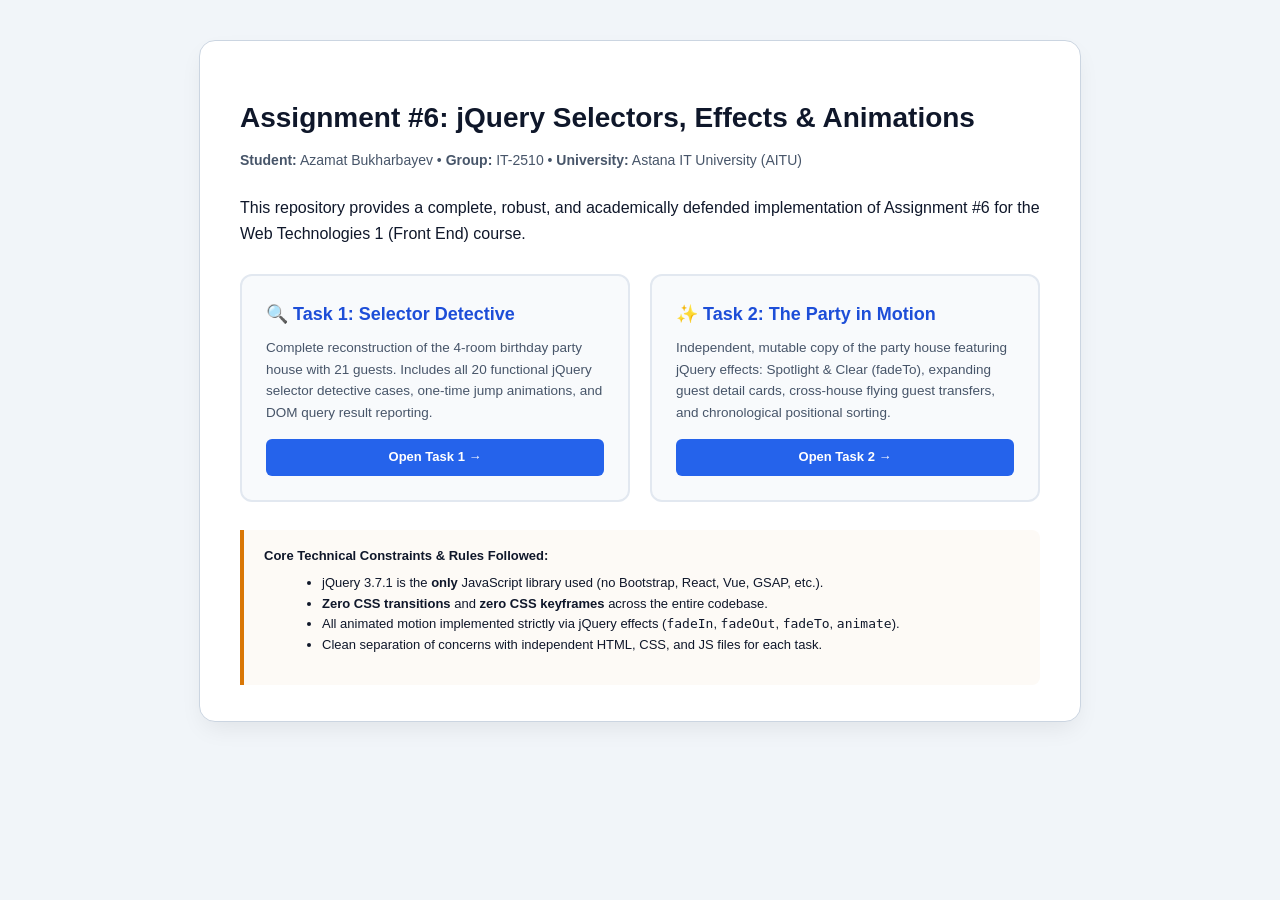
<file: index.html>
<!DOCTYPE html>
<html lang="en">
<head>
  <meta charset="UTF-8">
  <meta name="viewport" content="width=device-width, initial-scale=1.0">
  <title>Assignment #6 — jQuery (Selectors, Effects, Animations) | Azamat Bukharbayev</title>
  <style>
    :root {
      --primary: #2563eb;
      --primary-dark: #1d4ed8;
      --slate-900: #0f172a;
      --slate-600: #475569;
      --slate-100: #f1f5f9;
    }
    body {
      font-family: -apple-system, BlinkMacSystemFont, "Segoe UI", Roboto, Helvetica, Arial, sans-serif;
      background-color: var(--slate-100);
      color: var(--slate-900);
      line-height: 1.6;
      margin: 0;
      padding: 40px 20px;
    }
    .hub-container {
      max-width: 800px;
      margin: 0 auto;
      background: #ffffff;
      border-radius: 16px;
      padding: 36px 40px;
      box-shadow: 0 10px 25px -5px rgba(0, 0, 0, 0.08);
      border: 1px solid #cbd5e1;
    }
    h1 {
      font-size: 28px;
      font-weight: 800;
      color: var(--slate-900);
      margin-bottom: 8px;
    }
    .meta-tag {
      font-size: 14px;
      color: var(--slate-600);
      margin-bottom: 24px;
    }
    .cards-grid {
      display: grid;
      grid-template-columns: 1fr 1fr;
      gap: 20px;
      margin: 28px 0;
    }
    .task-card {
      background: #f8fafc;
      border: 2px solid #e2e8f0;
      border-radius: 12px;
      padding: 24px;
      display: flex;
      flex-direction: column;
      justify-content: space-between;
      text-decoration: none;
      color: inherit;
    }
    .task-card:hover {
      border-color: var(--primary);
      background-color: #eff6ff;
    }
    .task-title {
      font-size: 18px;
      font-weight: 700;
      color: var(--primary-dark);
      margin-bottom: 8px;
    }
    .task-desc {
      font-size: 13.5px;
      color: var(--slate-600);
      margin-bottom: 16px;
      flex-grow: 1;
    }
    .task-btn {
      display: inline-block;
      text-align: center;
      background: var(--primary);
      color: #ffffff;
      font-weight: 600;
      font-size: 13px;
      padding: 8px 16px;
      border-radius: 6px;
    }
    .spec-list {
      background: #fdfaf6;
      border-left: 4px solid #d97706;
      padding: 16px 20px;
      border-radius: 0 8px 8px 0;
      margin-top: 24px;
      font-size: 13px;
    }
    .spec-list ul {
      margin-left: 18px;
      margin-top: 6px;
    }
    @media (max-width: 640px) {
      .cards-grid {
        grid-template-columns: 1fr;
      }
      .hub-container {
        padding: 24px 20px;
      }
    }
  </style>
</head>
<body>
  <div class="hub-container">
    <h1>Assignment #6: jQuery Selectors, Effects & Animations</h1>
    <div class="meta-tag">
      <strong>Student:</strong> Azamat Bukharbayev &bull; 
      <strong>Group:</strong> IT-2510 &bull; 
      <strong>University:</strong> Astana IT University (AITU)
    </div>

    <p>This repository provides a complete, robust, and academically defended implementation of Assignment #6 for the Web Technologies 1 (Front End) course.</p>

    <div class="cards-grid">
      <a href="task1.html" class="task-card">
        <div>
          <div class="task-title">🔍 Task 1: Selector Detective</div>
          <div class="task-desc">
            Complete reconstruction of the 4-room birthday party house with 21 guests. Includes all 20 functional jQuery selector detective cases, one-time jump animations, and DOM query result reporting.
          </div>
        </div>
        <span class="task-btn">Open Task 1 &rarr;</span>
      </a>

      <a href="task2.html" class="task-card">
        <div>
          <div class="task-title">✨ Task 2: The Party in Motion</div>
          <div class="task-desc">
            Independent, mutable copy of the party house featuring jQuery effects: Spotlight &amp; Clear (fadeTo), expanding guest detail cards, cross-house flying guest transfers, and chronological positional sorting.
          </div>
        </div>
        <span class="task-btn">Open Task 2 &rarr;</span>
      </a>
    </div>

    <div class="spec-list">
      <strong>Core Technical Constraints &amp; Rules Followed:</strong>
      <ul>
        <li>jQuery 3.7.1 is the <strong>only</strong> JavaScript library used (no Bootstrap, React, Vue, GSAP, etc.).</li>
        <li><strong>Zero CSS transitions</strong> and <strong>zero CSS keyframes</strong> across the entire codebase.</li>
        <li>All animated motion implemented strictly via jQuery effects (<code>fadeIn</code>, <code>fadeOut</code>, <code>fadeTo</code>, <code>animate</code>).</li>
        <li>Clean separation of concerns with independent HTML, CSS, and JS files for each task.</li>
      </ul>
    </div>
  </div>
</body>
</html>
</file>
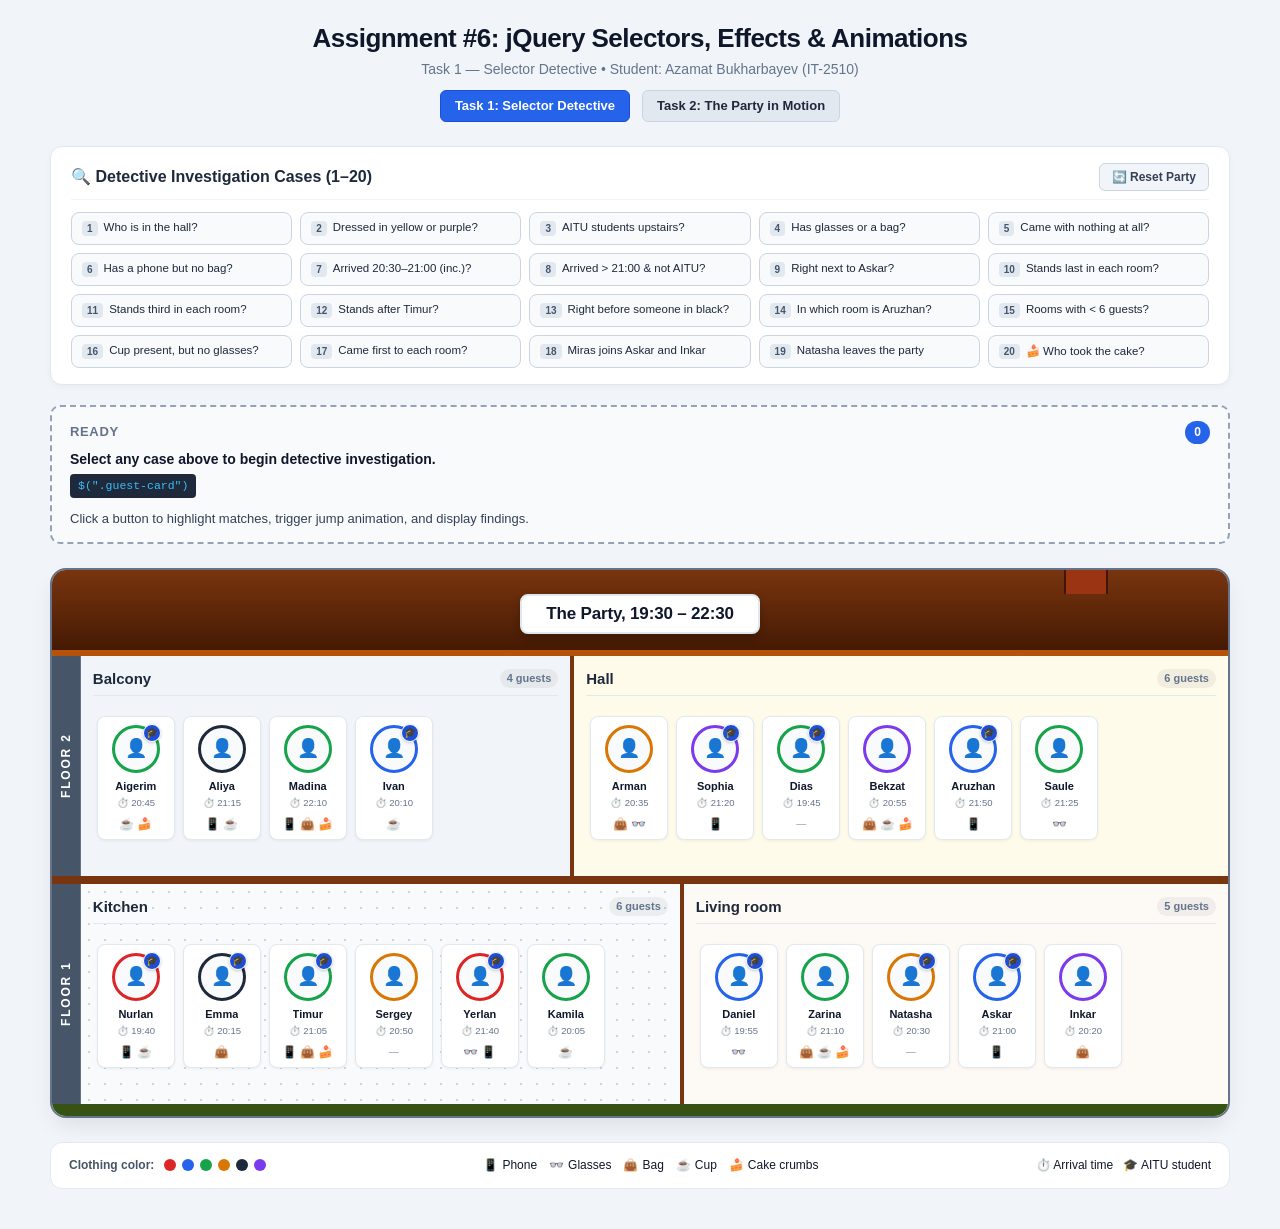
<file: task1.html>
<!DOCTYPE html>
<html lang="en">
<head>
  <meta charset="UTF-8">
  <meta name="viewport" content="width=device-width, initial-scale=1.0">
  <title>Assignment #6: Task 1 — Selector Detective | Azamat Bukharbayev</title>
  <link rel="stylesheet" href="css/task1.css">
</head>
<body>
  <div class="page-wrapper">
    
    <!-- Page Header -->
    <header class="main-header">
      <h1>Assignment #6: jQuery Selectors, Effects & Animations</h1>
      <p class="subtitle">Task 1 — Selector Detective &bull; Student: Azamat Bukharbayev (IT-2510)</p>
      <nav class="nav-links" aria-label="Task navigation">
        <a href="task1.html" class="active">Task 1: Selector Detective</a>
        <a href="task2.html">Task 2: The Party in Motion</a>
      </nav>
    </header>

    <!-- Control Panel: 20 Cases -->
    <section class="panel-section" aria-label="Detective Cases Panel">
      <div class="panel-header">
        <h2>🔍 Detective Investigation Cases (1–20)</h2>
        <button id="btnResetParty" class="reset-btn" type="button">🔄 Reset Party</button>
      </div>

      <div class="cases-grid">
        <button id="btnCase1" class="case-btn" type="button"><span class="case-number">1</span> Who is in the hall?</button>
        <button id="btnCase2" class="case-btn" type="button"><span class="case-number">2</span> Dressed in yellow or purple?</button>
        <button id="btnCase3" class="case-btn" type="button"><span class="case-number">3</span> AITU students upstairs?</button>
        <button id="btnCase4" class="case-btn" type="button"><span class="case-number">4</span> Has glasses or a bag?</button>
        <button id="btnCase5" class="case-btn" type="button"><span class="case-number">5</span> Came with nothing at all?</button>
        <button id="btnCase6" class="case-btn" type="button"><span class="case-number">6</span> Has a phone but no bag?</button>
        <button id="btnCase7" class="case-btn" type="button"><span class="case-number">7</span> Arrived 20:30–21:00 (inc.)?</button>
        <button id="btnCase8" class="case-btn" type="button"><span class="case-number">8</span> Arrived &gt; 21:00 &amp; not AITU?</button>
        <button id="btnCase9" class="case-btn" type="button"><span class="case-number">9</span> Right next to Askar?</button>
        <button id="btnCase10" class="case-btn" type="button"><span class="case-number">10</span> Stands last in each room?</button>
        <button id="btnCase11" class="case-btn" type="button"><span class="case-number">11</span> Stands third in each room?</button>
        <button id="btnCase12" class="case-btn" type="button"><span class="case-number">12</span> Stands after Timur?</button>
        <button id="btnCase13" class="case-btn" type="button"><span class="case-number">13</span> Right before someone in black?</button>
        <button id="btnCase14" class="case-btn" type="button"><span class="case-number">14</span> In which room is Aruzhan?</button>
        <button id="btnCase15" class="case-btn" type="button"><span class="case-number">15</span> Rooms with &lt; 6 guests?</button>
        <button id="btnCase16" class="case-btn" type="button"><span class="case-number">16</span> Cup present, but no glasses?</button>
        <button id="btnCase17" class="case-btn" type="button"><span class="case-number">17</span> Came first to each room?</button>
        <button id="btnCase18" class="case-btn" type="button"><span class="case-number">18</span> Miras joins Askar and Inkar</button>
        <button id="btnCase19" class="case-btn" type="button"><span class="case-number">19</span> Natasha leaves the party</button>
        <button id="btnCase20" class="case-btn" type="button"><span class="case-number">20</span> 🍰 Who took the cake?</button>
      </div>
    </section>

    <!-- Investigation Result Banner -->
    <div id="resultBanner" class="result-banner" aria-live="polite">
      <div class="result-title-row">
        <span id="resultCaseNum" class="result-heading">Ready</span>
        <span id="resultCount" class="result-count-badge">0</span>
      </div>
      <div id="resultQuestion" class="result-query-text">Select any case above to begin detective investigation.</div>
      <div><code id="resultChainCode" class="result-chain-code">$(".guest-card")</code></div>
      <div id="resultNames" class="result-names-list">Click a button to highlight matches, trigger jump animation, and display findings.</div>
    </div>

    <!-- The Party House -->
    <main class="house-wrapper" aria-label="The Party House">
      
      <!-- Roof & Attic Header -->
      <div class="house-roof">
        <div class="chimney"><div class="chimney-cap"></div></div>
        <div class="party-banner-plaque">The Party, 19:30 – 22:30</div>
      </div>

      <!-- FLOOR 2 -->
      <section class="floor-section" id="floor-2" data-floor="2" aria-label="Floor 2">
        <div class="floor-label-sidebar">FLOOR 2</div>
        <div class="floor-rooms-container">
          
          <!-- Balcony -->
          <div class="room" id="room-balcony" data-room="balcony" data-room-name="Balcony" data-floor="2">
            <div class="room-header">
              <span class="room-title">Balcony</span>
              <span class="room-badge room-count-badge">4 guests</span>
            </div>
            <div class="guests-list" id="list-balcony"></div>
          </div>

          <!-- Hall -->
          <div class="room" id="room-hall" data-room="hall" data-room-name="Hall" data-floor="2">
            <div class="room-header">
              <span class="room-title">Hall</span>
              <span class="room-badge room-count-badge">6 guests</span>
            </div>
            <div class="guests-list" id="list-hall"></div>
          </div>

        </div>
      </section>

      <!-- FLOOR 1 -->
      <section class="floor-section" id="floor-1" data-floor="1" aria-label="Floor 1">
        <div class="floor-label-sidebar">FLOOR 1</div>
        <div class="floor-rooms-container">
          
          <!-- Kitchen -->
          <div class="room" id="room-kitchen" data-room="kitchen" data-room-name="Kitchen" data-floor="1">
            <div class="room-header">
              <span class="room-title">Kitchen</span>
              <span class="room-badge room-count-badge">6 guests</span>
            </div>
            <div class="guests-list" id="list-kitchen"></div>
          </div>

          <!-- Living Room -->
          <div class="room" id="room-living-room" data-room="living-room" data-room-name="Living room" data-floor="1">
            <div class="room-header">
              <span class="room-title">Living room</span>
              <span class="room-badge room-count-badge">5 guests</span>
            </div>
            <div class="guests-list" id="list-living-room"></div>
          </div>

        </div>
      </section>

    </main>

    <!-- Legend -->
    <footer class="legend-section" aria-label="Illustration Legend">
      <div class="legend-group">
        <span class="legend-group-title">Clothing color:</span>
        <div class="color-dots">
          <span class="dot dot-red" title="Red"></span>
          <span class="dot dot-blue" title="Blue"></span>
          <span class="dot dot-green" title="Green"></span>
          <span class="dot dot-yellow" title="Yellow"></span>
          <span class="dot dot-black" title="Black"></span>
          <span class="dot dot-purple" title="Purple"></span>
        </div>
      </div>

      <div class="legend-items-list">
        <span class="legend-item"><span class="item-icon">📱</span> Phone</span>
        <span class="legend-item"><span class="item-icon">👓</span> Glasses</span>
        <span class="legend-item"><span class="item-icon">👜</span> Bag</span>
        <span class="legend-item"><span class="item-icon">☕</span> Cup</span>
        <span class="legend-item"><span class="item-icon">🍰</span> Cake crumbs</span>
      </div>

      <div class="legend-group">
        <span class="legend-item">⏱️ Arrival time</span>
        <span class="legend-item">🎓 AITU student</span>
      </div>
    </footer>

  </div>

  <!-- External JavaScript Files -->
  <script src="js/jquery.min.js"></script>
  <script src="js/task1.js"></script>
</body>
</html>
</file>
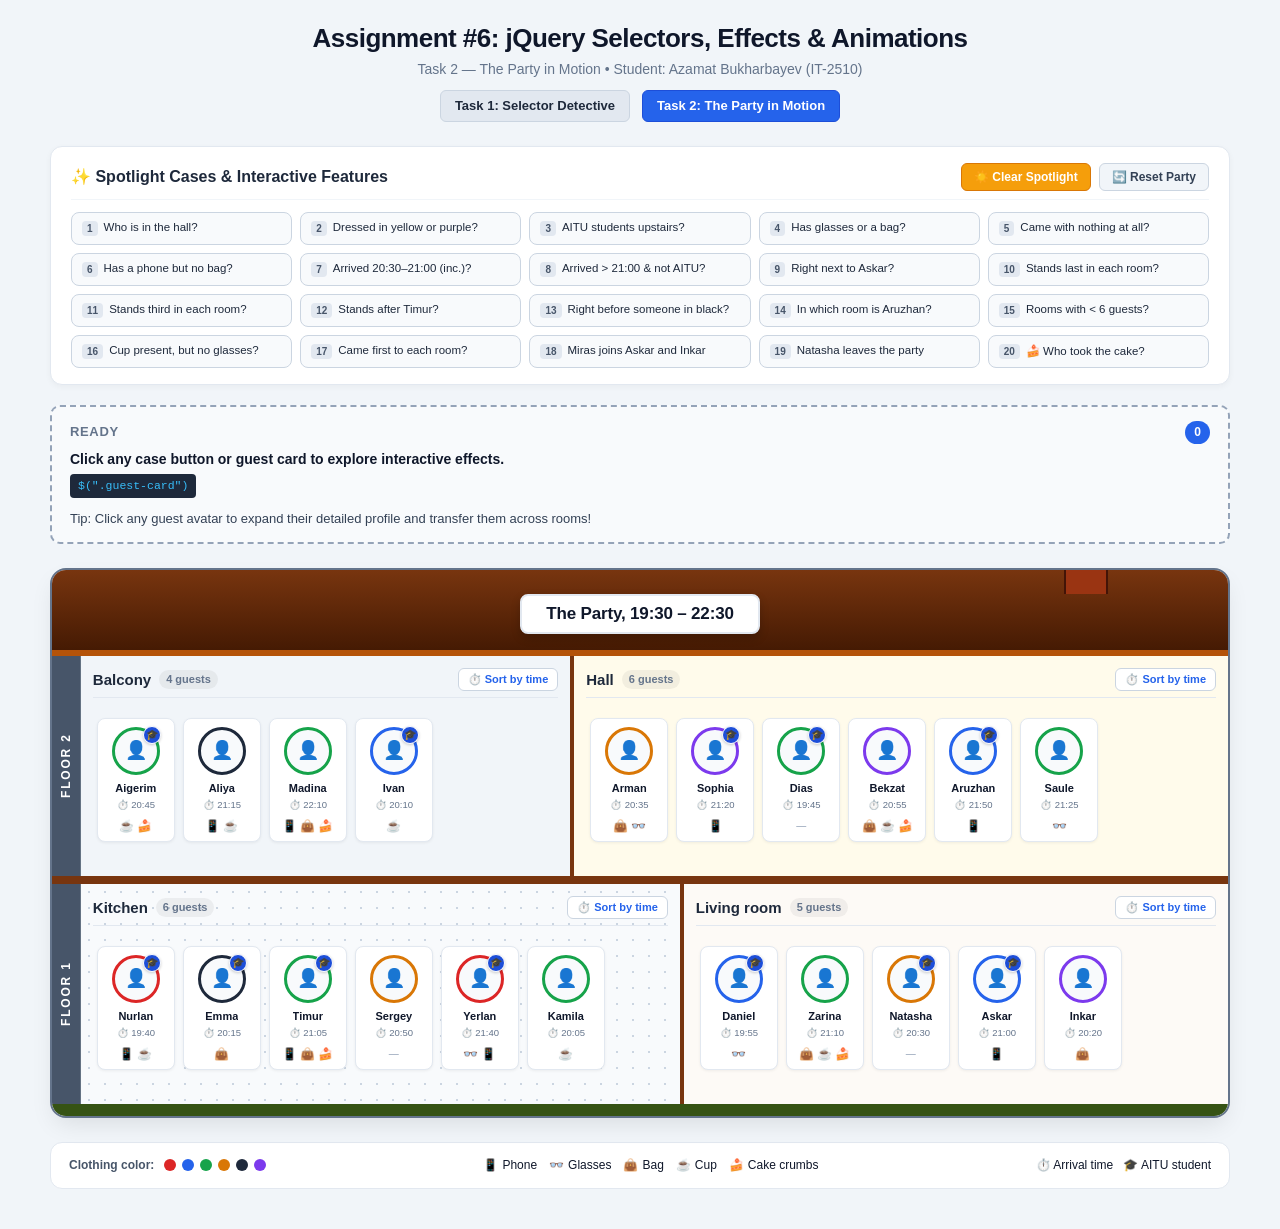
<file: task2.html>
<!DOCTYPE html>
<html lang="en">
<head>
  <meta charset="UTF-8">
  <meta name="viewport" content="width=device-width, initial-scale=1.0">
  <title>Assignment #6: Task 2 — The Party in Motion | Azamat Bukharbayev</title>
  <link rel="stylesheet" href="css/task2.css">
</head>
<body>
  <div class="page-wrapper">
    
    <!-- Page Header -->
    <header class="main-header">
      <h1>Assignment #6: jQuery Selectors, Effects & Animations</h1>
      <p class="subtitle">Task 2 — The Party in Motion &bull; Student: Azamat Bukharbayev (IT-2510)</p>
      <nav class="nav-links" aria-label="Task navigation">
        <a href="task1.html">Task 1: Selector Detective</a>
        <a href="task2.html" class="active">Task 2: The Party in Motion</a>
      </nav>
    </header>

    <!-- Control Panel: Spotlight Cases & Actions -->
    <section class="panel-section" aria-label="Interactive Controls Panel">
      <div class="panel-header">
        <h2>✨ Spotlight Cases & Interactive Features</h2>
        <div class="panel-actions">
          <button id="btnClearSpotlight" class="action-btn clear-spotlight-btn" type="button">☀️ Clear Spotlight</button>
          <button id="btnResetParty" class="action-btn reset-btn" type="button">🔄 Reset Party</button>
        </div>
      </div>

      <div class="cases-grid">
        <button id="btnCase1" class="case-btn" type="button"><span class="case-number">1</span> Who is in the hall?</button>
        <button id="btnCase2" class="case-btn" type="button"><span class="case-number">2</span> Dressed in yellow or purple?</button>
        <button id="btnCase3" class="case-btn" type="button"><span class="case-number">3</span> AITU students upstairs?</button>
        <button id="btnCase4" class="case-btn" type="button"><span class="case-number">4</span> Has glasses or a bag?</button>
        <button id="btnCase5" class="case-btn" type="button"><span class="case-number">5</span> Came with nothing at all?</button>
        <button id="btnCase6" class="case-btn" type="button"><span class="case-number">6</span> Has a phone but no bag?</button>
        <button id="btnCase7" class="case-btn" type="button"><span class="case-number">7</span> Arrived 20:30–21:00 (inc.)?</button>
        <button id="btnCase8" class="case-btn" type="button"><span class="case-number">8</span> Arrived &gt; 21:00 &amp; not AITU?</button>
        <button id="btnCase9" class="case-btn" type="button"><span class="case-number">9</span> Right next to Askar?</button>
        <button id="btnCase10" class="case-btn" type="button"><span class="case-number">10</span> Stands last in each room?</button>
        <button id="btnCase11" class="case-btn" type="button"><span class="case-number">11</span> Stands third in each room?</button>
        <button id="btnCase12" class="case-btn" type="button"><span class="case-number">12</span> Stands after Timur?</button>
        <button id="btnCase13" class="case-btn" type="button"><span class="case-number">13</span> Right before someone in black?</button>
        <button id="btnCase14" class="case-btn" type="button"><span class="case-number">14</span> In which room is Aruzhan?</button>
        <button id="btnCase15" class="case-btn" type="button"><span class="case-number">15</span> Rooms with &lt; 6 guests?</button>
        <button id="btnCase16" class="case-btn" type="button"><span class="case-number">16</span> Cup present, but no glasses?</button>
        <button id="btnCase17" class="case-btn" type="button"><span class="case-number">17</span> Came first to each room?</button>
        <button id="btnCase18" class="case-btn" type="button"><span class="case-number">18</span> Miras joins Askar and Inkar</button>
        <button id="btnCase19" class="case-btn" type="button"><span class="case-number">19</span> Natasha leaves the party</button>
        <button id="btnCase20" class="case-btn" type="button"><span class="case-number">20</span> 🍰 Who took the cake?</button>
      </div>
    </section>

    <!-- Findings & Query Result Banner -->
    <div id="resultBanner" class="result-banner" aria-live="polite">
      <div class="result-title-row">
        <span id="resultCaseNum" class="result-heading">Ready</span>
        <span id="resultCount" class="result-count-badge">0</span>
      </div>
      <div id="resultQuestion" class="result-query-text">Click any case button or guest card to explore interactive effects.</div>
      <div><code id="resultChainCode" class="result-chain-code">$(".guest-card")</code></div>
      <div id="resultNames" class="result-names-list">Tip: Click any guest avatar to expand their detailed profile and transfer them across rooms!</div>
    </div>

    <!-- The Party House -->
    <main class="house-wrapper" aria-label="The Party House">
      
      <!-- Roof & Attic Header -->
      <div class="house-roof">
        <div class="chimney"><div class="chimney-cap"></div></div>
        <div class="party-banner-plaque">The Party, 19:30 – 22:30</div>
      </div>

      <!-- FLOOR 2 -->
      <section class="floor-section" id="floor-2" data-floor="2" aria-label="Floor 2">
        <div class="floor-label-sidebar">FLOOR 2</div>
        <div class="floor-rooms-container">
          
          <!-- Balcony -->
          <div class="room" id="room-balcony" data-room="balcony" data-room-name="Balcony" data-floor="2">
            <div class="room-header">
              <div class="room-title-group">
                <span class="room-title">Balcony</span>
                <span class="room-badge room-count-badge">4 guests</span>
              </div>
              <button class="btn-sort-room" data-room="balcony" type="button">⏱️ Sort by time</button>
            </div>
            <div class="guests-list" id="list-balcony"></div>
          </div>

          <!-- Hall -->
          <div class="room" id="room-hall" data-room="hall" data-room-name="Hall" data-floor="2">
            <div class="room-header">
              <div class="room-title-group">
                <span class="room-title">Hall</span>
                <span class="room-badge room-count-badge">6 guests</span>
              </div>
              <button class="btn-sort-room" data-room="hall" type="button">⏱️ Sort by time</button>
            </div>
            <div class="guests-list" id="list-hall"></div>
          </div>

        </div>
      </section>

      <!-- FLOOR 1 -->
      <section class="floor-section" id="floor-1" data-floor="1" aria-label="Floor 1">
        <div class="floor-label-sidebar">FLOOR 1</div>
        <div class="floor-rooms-container">
          
          <!-- Kitchen -->
          <div class="room" id="room-kitchen" data-room="kitchen" data-room-name="Kitchen" data-floor="1">
            <div class="room-header">
              <div class="room-title-group">
                <span class="room-title">Kitchen</span>
                <span class="room-badge room-count-badge">6 guests</span>
              </div>
              <button class="btn-sort-room" data-room="kitchen" type="button">⏱️ Sort by time</button>
            </div>
            <div class="guests-list" id="list-kitchen"></div>
          </div>

          <!-- Living Room -->
          <div class="room" id="room-living-room" data-room="living-room" data-room-name="Living room" data-floor="1">
            <div class="room-header">
              <div class="room-title-group">
                <span class="room-title">Living room</span>
                <span class="room-badge room-count-badge">5 guests</span>
              </div>
              <button class="btn-sort-room" data-room="living-room" type="button">⏱️ Sort by time</button>
            </div>
            <div class="guests-list" id="list-living-room"></div>
          </div>

        </div>
      </section>

    </main>

    <!-- Legend -->
    <footer class="legend-section" aria-label="Illustration Legend">
      <div class="legend-group">
        <span class="legend-group-title">Clothing color:</span>
        <div class="color-dots">
          <span class="dot dot-red" title="Red"></span>
          <span class="dot dot-blue" title="Blue"></span>
          <span class="dot dot-green" title="Green"></span>
          <span class="dot dot-yellow" title="Yellow"></span>
          <span class="dot dot-black" title="Black"></span>
          <span class="dot dot-purple" title="Purple"></span>
        </div>
      </div>

      <div class="legend-items-list">
        <span class="legend-item"><span class="item-icon">📱</span> Phone</span>
        <span class="legend-item"><span class="item-icon">👓</span> Glasses</span>
        <span class="legend-item"><span class="item-icon">👜</span> Bag</span>
        <span class="legend-item"><span class="item-icon">☕</span> Cup</span>
        <span class="legend-item"><span class="item-icon">🍰</span> Cake crumbs</span>
      </div>

      <div class="legend-group">
        <span class="legend-item">⏱️ Arrival time</span>
        <span class="legend-item">🎓 AITU student</span>
      </div>
    </footer>

  </div>

  <!-- External JavaScript Files -->
  <script src="js/jquery.min.js"></script>
  <script src="js/task2.js"></script>
</body>
</html>
</file>
<file: css/task1.css>
/* ==========================================================================
   Assignment 6: Task 1 - Selector Detective Stylesheet
   Author: Azamat Bukharbayev (IT-2510)
   STRICT RULE: NO CSS transitions, NO CSS keyframe animations.
   ========================================================================== */

:root {
  --font-family: -apple-system, BlinkMacSystemFont, "Segoe UI", Roboto, Helvetica, Arial, sans-serif;
  --bg-page: #f1f5f9;
  --text-main: #0f172a;
  --text-muted: #64748b;
  
  /* House Colors */
  --roof-color: #78350f;
  --chimney-color: #9a3412;
  --wood-beam: #b45309;
  --floor-bg-balcony: #f8fafc;
  --floor-bg-hall: #fdfaf6;
  --floor-bg-kitchen: #f8fafc;
  --floor-bg-living: #fdfaf6;
  --border-room: #cbd5e1;
  
  /* Clothing Palette */
  --color-red: #dc2626;
  --color-blue: #2563eb;
  --color-green: #16a34a;
  --color-yellow: #d97706;
  --color-black: #1e293b;
  --color-purple: #7c3aed;
  
  /* Highlight State */
  --highlight-glow: #eab308;
  --highlight-bg: #fef08a;
  --highlight-border: #ca8a04;
}

* {
  box-sizing: border-box;
  margin: 0;
  padding: 0;
}

body {
  font-family: var(--font-family);
  background-color: var(--bg-page);
  color: var(--text-main);
  line-height: 1.4;
  padding: 20px 10px 40px;
}

.page-wrapper {
  max-width: 1180px;
  margin: 0 auto;
}

/* Page Header */
.main-header {
  text-align: center;
  margin-bottom: 24px;
}

.main-header h1 {
  font-size: 26px;
  font-weight: 800;
  color: #0f172a;
  letter-spacing: -0.02em;
}

.main-header .subtitle {
  font-size: 14px;
  color: var(--text-muted);
  margin-top: 4px;
}

.nav-links {
  margin-top: 10px;
  display: flex;
  justify-content: center;
  gap: 12px;
}

.nav-links a {
  display: inline-block;
  padding: 6px 14px;
  background-color: #e2e8f0;
  color: #1e293b;
  text-decoration: none;
  font-size: 13px;
  font-weight: 600;
  border-radius: 6px;
  border: 1px solid #cbd5e1;
}

.nav-links a.active {
  background-color: #2563eb;
  color: #ffffff;
  border-color: #1d4ed8;
}

/* Detective Control Panel */
.panel-section {
  background: #ffffff;
  border-radius: 12px;
  border: 1px solid #e2e8f0;
  padding: 16px 20px;
  margin-bottom: 20px;
  box-shadow: 0 2px 6px rgba(0, 0, 0, 0.04);
}

.panel-header {
  display: flex;
  justify-content: space-between;
  align-items: center;
  margin-bottom: 12px;
  padding-bottom: 8px;
  border-bottom: 1px solid #f1f5f9;
}

.panel-header h2 {
  font-size: 16px;
  font-weight: 700;
  color: #1e293b;
}

.reset-btn {
  padding: 6px 12px;
  background-color: #f1f5f9;
  border: 1px solid #cbd5e1;
  border-radius: 6px;
  font-size: 12px;
  font-weight: 600;
  color: #334155;
  cursor: pointer;
}

.reset-btn:hover {
  background-color: #e2e8f0;
}

.cases-grid {
  display: grid;
  grid-template-columns: repeat(auto-fill, minmax(210px, 1fr));
  gap: 8px;
}

.case-btn {
  background-color: #f8fafc;
  border: 1px solid #cbd5e1;
  border-radius: 8px;
  padding: 8px 10px;
  font-size: 11.5px;
  text-align: left;
  cursor: pointer;
  color: #1e293b;
  display: flex;
  align-items: flex-start;
  gap: 6px;
  user-select: none;
}

.case-btn:hover {
  background-color: #eff6ff;
  border-color: #93c5fd;
}

.case-btn.active {
  background-color: #dbeafe;
  border-color: #3b82f6;
  font-weight: 600;
  color: #1d4ed8;
}

.case-number {
  background-color: #e2e8f0;
  color: #475569;
  font-weight: 700;
  font-size: 10px;
  padding: 2px 5px;
  border-radius: 4px;
  flex-shrink: 0;
}

.case-btn.active .case-number {
  background-color: #2563eb;
  color: #ffffff;
}

/* Result Area */
.result-banner {
  background-color: #f8fafc;
  border: 2px dashed #94a3b8;
  border-radius: 10px;
  padding: 14px 18px;
  margin-bottom: 24px;
}

.result-banner.has-result {
  border-color: #3b82f6;
  background-color: #eff6ff;
}

.result-title-row {
  display: flex;
  justify-content: space-between;
  align-items: center;
  margin-bottom: 6px;
}

.result-heading {
  font-size: 13px;
  font-weight: 700;
  text-transform: uppercase;
  letter-spacing: 0.05em;
  color: #64748b;
}

.result-count-badge {
  background-color: #2563eb;
  color: #ffffff;
  padding: 3px 9px;
  font-size: 12px;
  font-weight: 700;
  border-radius: 12px;
}

.result-query-text {
  font-size: 14px;
  font-weight: 600;
  color: #0f172a;
  margin-bottom: 4px;
}

.result-chain-code {
  font-family: ui-monospace, SFMono-Regular, Menlo, Monaco, Consolas, monospace;
  font-size: 11.5px;
  background-color: #1e293b;
  color: #38bdf8;
  padding: 4px 8px;
  border-radius: 4px;
  display: inline-block;
  margin-bottom: 6px;
  overflow-x: auto;
  max-width: 100%;
}

.result-names-list {
  font-size: 13px;
  color: #334155;
  font-weight: 500;
}

/* House Architecture */
.house-wrapper {
  background: #ffffff;
  border-radius: 16px;
  border: 2px solid #64748b;
  box-shadow: 0 10px 25px -5px rgba(0, 0, 0, 0.1);
  overflow: hidden;
  margin-bottom: 24px;
}

/* Roof */
.house-roof {
  background: linear-gradient(180deg, #78350f 0%, #451a03 100%);
  color: #ffffff;
  position: relative;
  padding: 24px 20px 16px;
  text-align: center;
  border-bottom: 6px solid #b45309;
}

.chimney {
  position: absolute;
  top: -14px;
  right: 120px;
  width: 44px;
  height: 38px;
  background: #9a3412;
  border: 2px solid #431407;
  border-bottom: none;
  border-radius: 4px 4px 0 0;
}

.chimney-cap {
  position: absolute;
  top: -6px;
  left: -4px;
  width: 52px;
  height: 6px;
  background: #431407;
  border-radius: 2px;
}

.party-banner-plaque {
  display: inline-block;
  background-color: #ffffff;
  color: #0f172a;
  padding: 6px 24px;
  border-radius: 8px;
  font-size: 17px;
  font-weight: 800;
  letter-spacing: -0.01em;
  box-shadow: 0 4px 10px rgba(0, 0, 0, 0.2);
  border: 2px solid #e2e8f0;
}

/* Floor Structure */
.floor-section {
  display: flex;
  border-bottom: 8px solid #78350f;
  background-color: #e2e8f0;
  position: relative;
}

.floor-section:last-of-type {
  border-bottom: 12px solid #365314;
}

.floor-label-sidebar {
  writing-mode: vertical-rl;
  transform: rotate(180deg);
  text-align: center;
  font-size: 12px;
  font-weight: 800;
  letter-spacing: 0.15em;
  color: #ffffff;
  background-color: #475569;
  padding: 10px 6px;
  flex-shrink: 0;
  user-select: none;
}

.floor-rooms-container {
  display: flex;
  flex: 1;
  width: 100%;
}

/* Room Styling */
.room {
  flex: 1;
  border-right: 4px solid #78350f;
  display: flex;
  flex-direction: column;
  padding: 12px;
  min-height: 220px;
  position: relative;
  background-color: #ffffff;
}

.room:last-child {
  border-right: none;
}

#room-balcony {
  background-color: #f1f5f9;
  flex: 0.85;
}

#room-hall {
  background-color: #fffbeb;
  flex: 1.15;
}

#room-kitchen {
  background-color: #f8fafc;
  background-image: radial-gradient(#cbd5e1 1px, transparent 1px);
  background-size: 16px 16px;
  flex: 1.05;
}

#room-living-room {
  background-color: #fdfaf6;
  flex: 0.95;
}

.room-header {
  display: flex;
  justify-content: space-between;
  align-items: center;
  margin-bottom: 12px;
  padding-bottom: 6px;
  border-bottom: 1px solid #e2e8f0;
}

.room-title {
  font-size: 15px;
  font-weight: 800;
  color: #1e293b;
}

.room-badge {
  font-size: 11px;
  font-weight: 700;
  color: #64748b;
  background-color: rgba(0, 0, 0, 0.05);
  padding: 2px 7px;
  border-radius: 10px;
}

.room.highlighted {
  outline: 4px solid #eab308;
  outline-offset: -4px;
  background-color: #fef9c3 !important;
}

/* Guests List (Horizontal row preserving picture order) */
.guests-list {
  display: flex;
  flex-direction: row;
  align-items: flex-start;
  justify-content: flex-start;
  gap: 8px;
  overflow-x: auto;
  padding: 8px 4px 12px;
  flex: 1;
}

/* Guest Card */
.guest-card {
  position: relative;
  width: 78px;
  flex-shrink: 0;
  background: #ffffff;
  border: 1px solid #e2e8f0;
  border-radius: 8px;
  padding: 8px 4px 6px;
  display: flex;
  flex-direction: column;
  align-items: center;
  box-shadow: 0 1px 3px rgba(0, 0, 0, 0.06);
  user-select: none;
  top: 0; /* Animated by jQuery */
}

.guest-card.highlighted {
  border-color: #ca8a04;
  background-color: #fef08a;
  box-shadow: 0 0 12px rgba(234, 179, 8, 0.8);
}

/* Avatar Wrapper & Clothing Color Ring */
.avatar-wrapper {
  position: relative;
  width: 48px;
  height: 48px;
  border-radius: 50%;
  margin-bottom: 6px;
  display: flex;
  align-items: center;
  justify-content: center;
  background-color: #f8fafc;
  border: 3.5px solid transparent;
}

/* Clothing Rings */
.guest-card.red .avatar-wrapper, .ring-red {
  border-color: var(--color-red) !important;
}

.guest-card.blue .avatar-wrapper, .ring-blue {
  border-color: var(--color-blue) !important;
}

.guest-card.green .avatar-wrapper, .ring-green {
  border-color: var(--color-green) !important;
}

.guest-card.yellow .avatar-wrapper, .ring-yellow {
  border-color: var(--color-yellow) !important;
}

.guest-card.black .avatar-wrapper, .ring-black {
  border-color: var(--color-black) !important;
}

.guest-card.purple .avatar-wrapper, .ring-purple {
  border-color: var(--color-purple) !important;
}

.avatar-img {
  width: 40px;
  height: 40px;
  border-radius: 50%;
  object-fit: cover;
  pointer-events: none;
}

/* AITU Badge */
.aitu-badge {
  position: absolute;
  top: -4px;
  right: -4px;
  width: 18px;
  height: 18px;
  background-color: #1d4ed8;
  color: #ffffff;
  border-radius: 50%;
  display: flex;
  align-items: center;
  justify-content: center;
  font-size: 10px;
  border: 1.5px solid #ffffff;
  box-shadow: 0 1px 3px rgba(0, 0, 0, 0.2);
}

.guest-name {
  font-size: 11px;
  font-weight: 700;
  color: #0f172a;
  text-align: center;
  white-space: nowrap;
  overflow: hidden;
  text-overflow: ellipsis;
  max-width: 72px;
  margin-bottom: 2px;
}

.guest-time {
  font-size: 9.5px;
  color: #64748b;
  display: flex;
  align-items: center;
  gap: 2px;
  margin-bottom: 5px;
  font-variant-numeric: tabular-nums;
}

/* Items Row */
.guest-items {
  display: flex;
  align-items: center;
  justify-content: center;
  gap: 3px;
  min-height: 18px;
}

.item-icon {
  font-size: 12px;
  line-height: 1;
}

.no-items-placeholder {
  font-size: 10px;
  color: #94a3b8;
  line-height: 1;
}

/* Legend Section */
.legend-section {
  background: #ffffff;
  border-radius: 12px;
  border: 1px solid #e2e8f0;
  padding: 14px 18px;
  display: flex;
  flex-wrap: wrap;
  align-items: center;
  justify-content: space-between;
  gap: 16px;
  font-size: 12px;
}

.legend-group {
  display: flex;
  align-items: center;
  gap: 10px;
}

.legend-group-title {
  font-weight: 700;
  color: #475569;
}

.color-dots {
  display: flex;
  align-items: center;
  gap: 6px;
}

.dot {
  width: 12px;
  height: 12px;
  border-radius: 50%;
  display: inline-block;
}

.dot-red { background-color: var(--color-red); }
.dot-blue { background-color: var(--color-blue); }
.dot-green { background-color: var(--color-green); }
.dot-yellow { background-color: var(--color-yellow); }
.dot-black { background-color: var(--color-black); }
.dot-purple { background-color: var(--color-purple); }

.legend-items-list {
  display: flex;
  align-items: center;
  gap: 12px;
}

.legend-item {
  display: flex;
  align-items: center;
  gap: 4px;
}

/* Responsive adjustments */
@media (max-width: 900px) {
  .floor-rooms-container {
    flex-direction: column;
  }
  .room {
    border-right: none;
    border-bottom: 4px solid #78350f;
  }
  .room:last-child {
    border-bottom: none;
  }
}

@media (max-width: 480px) {
  body {
    padding: 10px 6px;
  }
  .cases-grid {
    grid-template-columns: 1fr;
  }
  .legend-section {
    flex-direction: column;
    align-items: flex-start;
  }
}
</file>
<file: css/task2.css>
/* ==========================================================================
   Assignment 6: Task 2 - The Party in Motion Stylesheet
   Author: Azamat Bukharbayev (IT-2510)
   STRICT RULE: NO CSS transitions, NO CSS keyframe animations.
   ========================================================================== */

:root {
  --font-family: -apple-system, BlinkMacSystemFont, "Segoe UI", Roboto, Helvetica, Arial, sans-serif;
  --bg-page: #f1f5f9;
  --text-main: #0f172a;
  --text-muted: #64748b;
  
  /* House Colors */
  --roof-color: #78350f;
  --chimney-color: #9a3412;
  --wood-beam: #b45309;
  --floor-bg-balcony: #f1f5f9;
  --floor-bg-hall: #fffbeb;
  --floor-bg-kitchen: #f8fafc;
  --floor-bg-living: #fdfaf6;
  
  /* Clothing Palette */
  --color-red: #dc2626;
  --color-blue: #2563eb;
  --color-green: #16a34a;
  --color-yellow: #d97706;
  --color-black: #1e293b;
  --color-purple: #7c3aed;
  
  /* Highlight State */
  --highlight-glow: #eab308;
  --highlight-bg: #fef08a;
  --highlight-border: #ca8a04;
}

* {
  box-sizing: border-box;
  margin: 0;
  padding: 0;
}

body {
  font-family: var(--font-family);
  background-color: var(--bg-page);
  color: var(--text-main);
  line-height: 1.4;
  padding: 20px 10px 40px;
}

.page-wrapper {
  max-width: 1180px;
  margin: 0 auto;
}

/* Page Header */
.main-header {
  text-align: center;
  margin-bottom: 24px;
}

.main-header h1 {
  font-size: 26px;
  font-weight: 800;
  color: #0f172a;
  letter-spacing: -0.02em;
}

.main-header .subtitle {
  font-size: 14px;
  color: var(--text-muted);
  margin-top: 4px;
}

.nav-links {
  margin-top: 10px;
  display: flex;
  justify-content: center;
  gap: 12px;
}

.nav-links a {
  display: inline-block;
  padding: 6px 14px;
  background-color: #e2e8f0;
  color: #1e293b;
  text-decoration: none;
  font-size: 13px;
  font-weight: 600;
  border-radius: 6px;
  border: 1px solid #cbd5e1;
}

.nav-links a.active {
  background-color: #2563eb;
  color: #ffffff;
  border-color: #1d4ed8;
}

/* Panel & Controls */
.panel-section {
  background: #ffffff;
  border-radius: 12px;
  border: 1px solid #e2e8f0;
  padding: 16px 20px;
  margin-bottom: 20px;
  box-shadow: 0 2px 6px rgba(0, 0, 0, 0.04);
}

.panel-header {
  display: flex;
  justify-content: space-between;
  align-items: center;
  margin-bottom: 12px;
  padding-bottom: 8px;
  border-bottom: 1px solid #f1f5f9;
}

.panel-header h2 {
  font-size: 16px;
  font-weight: 700;
  color: #1e293b;
}

.panel-actions {
  display: flex;
  gap: 8px;
}

.action-btn {
  padding: 6px 12px;
  border-radius: 6px;
  font-size: 12px;
  font-weight: 600;
  cursor: pointer;
  border: 1px solid #cbd5e1;
}

.clear-spotlight-btn {
  background-color: #f59e0b;
  color: #ffffff;
  border-color: #d97706;
}

.clear-spotlight-btn:hover {
  background-color: #d97706;
}

.reset-btn {
  background-color: #f1f5f9;
  color: #334155;
}

.reset-btn:hover {
  background-color: #e2e8f0;
}

.cases-grid {
  display: grid;
  grid-template-columns: repeat(auto-fill, minmax(210px, 1fr));
  gap: 8px;
}

.case-btn {
  background-color: #f8fafc;
  border: 1px solid #cbd5e1;
  border-radius: 8px;
  padding: 8px 10px;
  font-size: 11.5px;
  text-align: left;
  cursor: pointer;
  color: #1e293b;
  display: flex;
  align-items: flex-start;
  gap: 6px;
  user-select: none;
}

.case-btn:hover {
  background-color: #eff6ff;
  border-color: #93c5fd;
}

.case-btn.active {
  background-color: #dbeafe;
  border-color: #3b82f6;
  font-weight: 600;
  color: #1d4ed8;
}

.case-number {
  background-color: #e2e8f0;
  color: #475569;
  font-weight: 700;
  font-size: 10px;
  padding: 2px 5px;
  border-radius: 4px;
  flex-shrink: 0;
}

.case-btn.active .case-number {
  background-color: #2563eb;
  color: #ffffff;
}

/* Result Area */
.result-banner {
  background-color: #f8fafc;
  border: 2px dashed #94a3b8;
  border-radius: 10px;
  padding: 14px 18px;
  margin-bottom: 24px;
}

.result-banner.has-result {
  border-color: #3b82f6;
  background-color: #eff6ff;
}

.result-title-row {
  display: flex;
  justify-content: space-between;
  align-items: center;
  margin-bottom: 6px;
}

.result-heading {
  font-size: 13px;
  font-weight: 700;
  text-transform: uppercase;
  letter-spacing: 0.05em;
  color: #64748b;
}

.result-count-badge {
  background-color: #2563eb;
  color: #ffffff;
  padding: 3px 9px;
  font-size: 12px;
  font-weight: 700;
  border-radius: 12px;
}

.result-query-text {
  font-size: 14px;
  font-weight: 600;
  color: #0f172a;
  margin-bottom: 4px;
}

.result-chain-code {
  font-family: ui-monospace, SFMono-Regular, Menlo, Monaco, Consolas, monospace;
  font-size: 11.5px;
  background-color: #1e293b;
  color: #38bdf8;
  padding: 4px 8px;
  border-radius: 4px;
  display: inline-block;
  margin-bottom: 6px;
  overflow-x: auto;
  max-width: 100%;
}

.result-names-list {
  font-size: 13px;
  color: #334155;
  font-weight: 500;
}

/* House Architecture */
.house-wrapper {
  background: #ffffff;
  border-radius: 16px;
  border: 2px solid #64748b;
  box-shadow: 0 10px 25px -5px rgba(0, 0, 0, 0.1);
  overflow: hidden;
  margin-bottom: 24px;
  position: relative;
}

/* Roof */
.house-roof {
  background: linear-gradient(180deg, #78350f 0%, #451a03 100%);
  color: #ffffff;
  position: relative;
  padding: 24px 20px 16px;
  text-align: center;
  border-bottom: 6px solid #b45309;
}

.chimney {
  position: absolute;
  top: -14px;
  right: 120px;
  width: 44px;
  height: 38px;
  background: #9a3412;
  border: 2px solid #431407;
  border-bottom: none;
  border-radius: 4px 4px 0 0;
}

.chimney-cap {
  position: absolute;
  top: -6px;
  left: -4px;
  width: 52px;
  height: 6px;
  background: #431407;
  border-radius: 2px;
}

.party-banner-plaque {
  display: inline-block;
  background-color: #ffffff;
  color: #0f172a;
  padding: 6px 24px;
  border-radius: 8px;
  font-size: 17px;
  font-weight: 800;
  letter-spacing: -0.01em;
  box-shadow: 0 4px 10px rgba(0, 0, 0, 0.2);
  border: 2px solid #e2e8f0;
}

/* Floors */
.floor-section {
  display: flex;
  border-bottom: 8px solid #78350f;
  background-color: #e2e8f0;
  position: relative;
}

.floor-section:last-of-type {
  border-bottom: 12px solid #365314;
}

.floor-label-sidebar {
  writing-mode: vertical-rl;
  transform: rotate(180deg);
  text-align: center;
  font-size: 12px;
  font-weight: 800;
  letter-spacing: 0.15em;
  color: #ffffff;
  background-color: #475569;
  padding: 10px 6px;
  flex-shrink: 0;
  user-select: none;
}

.floor-rooms-container {
  display: flex;
  flex: 1;
  width: 100%;
}

/* Rooms */
.room {
  flex: 1;
  border-right: 4px solid #78350f;
  display: flex;
  flex-direction: column;
  padding: 12px;
  min-height: 220px;
  position: relative;
  background-color: #ffffff;
}

.room:last-child {
  border-right: none;
}

#room-balcony {
  background-color: #f1f5f9;
  flex: 0.85;
}

#room-hall {
  background-color: #fffbeb;
  flex: 1.15;
}

#room-kitchen {
  background-color: #f8fafc;
  background-image: radial-gradient(#cbd5e1 1px, transparent 1px);
  background-size: 16px 16px;
  flex: 1.05;
}

#room-living-room {
  background-color: #fdfaf6;
  flex: 0.95;
}

.room-header {
  display: flex;
  justify-content: space-between;
  align-items: center;
  margin-bottom: 12px;
  padding-bottom: 6px;
  border-bottom: 1px solid #e2e8f0;
}

.room-title-group {
  display: flex;
  align-items: center;
  gap: 8px;
}

.room-title {
  font-size: 15px;
  font-weight: 800;
  color: #1e293b;
}

.room-badge {
  font-size: 11px;
  font-weight: 700;
  color: #64748b;
  background-color: rgba(0, 0, 0, 0.05);
  padding: 2px 7px;
  border-radius: 10px;
}

/* Sort by time button */
.btn-sort-room {
  background-color: #ffffff;
  border: 1px solid #cbd5e1;
  border-radius: 6px;
  padding: 4px 9px;
  font-size: 11px;
  font-weight: 600;
  color: #2563eb;
  cursor: pointer;
  display: flex;
  align-items: center;
  gap: 4px;
}

.btn-sort-room:hover {
  background-color: #eff6ff;
  border-color: #3b82f6;
}

.btn-sort-room.is-sorted {
  background-color: #dbeafe;
  border-color: #2563eb;
  color: #1d4ed8;
}

.room.highlighted {
  outline: 4px solid #eab308;
  outline-offset: -4px;
}

/* Guests List */
.guests-list {
  display: flex;
  flex-direction: row;
  align-items: flex-start;
  justify-content: flex-start;
  gap: 8px;
  overflow-x: auto;
  padding: 8px 4px 12px;
  flex: 1;
  position: relative;
}

/* Guest Card */
.guest-card {
  position: relative;
  width: 78px;
  flex-shrink: 0;
  background: #ffffff;
  border: 1px solid #e2e8f0;
  border-radius: 8px;
  padding: 8px 4px 6px;
  display: flex;
  flex-direction: column;
  align-items: center;
  box-shadow: 0 1px 3px rgba(0, 0, 0, 0.06);
  user-select: none;
  cursor: pointer;
  opacity: 1; /* Managed by jQuery fadeTo() */
}

.guest-card:hover {
  box-shadow: 0 4px 12px rgba(0, 0, 0, 0.12);
}

.guest-card.highlighted {
  border-color: #ca8a04;
  background-color: #fef08a;
  box-shadow: 0 0 12px rgba(234, 179, 8, 0.8);
}

/* Ghost placeholder used during room transfers */
.guest-card-placeholder {
  width: 78px;
  flex-shrink: 0;
  height: 110px;
  background-color: transparent;
  border: 2px dashed #93c5fd;
  border-radius: 8px;
}

/* Flying clone element */
.flying-guest-card {
  position: fixed;
  z-index: 9999;
  pointer-events: none;
  box-shadow: 0 12px 28px rgba(0, 0, 0, 0.35);
  border-color: #2563eb !important;
  background-color: #ffffff !important;
  opacity: 0.95 !important;
}

/* Avatar Wrapper & Rings */
.avatar-wrapper {
  position: relative;
  width: 48px;
  height: 48px;
  border-radius: 50%;
  margin-bottom: 6px;
  display: flex;
  align-items: center;
  justify-content: center;
  background-color: #f8fafc;
  border: 3.5px solid transparent;
}

.guest-card.red .avatar-wrapper, .ring-red {
  border-color: var(--color-red) !important;
}

.guest-card.blue .avatar-wrapper, .ring-blue {
  border-color: var(--color-blue) !important;
}

.guest-card.green .avatar-wrapper, .ring-green {
  border-color: var(--color-green) !important;
}

.guest-card.yellow .avatar-wrapper, .ring-yellow {
  border-color: var(--color-yellow) !important;
}

.guest-card.black .avatar-wrapper, .ring-black {
  border-color: var(--color-black) !important;
}

.guest-card.purple .avatar-wrapper, .ring-purple {
  border-color: var(--color-purple) !important;
}

.avatar-img {
  width: 40px;
  height: 40px;
  border-radius: 50%;
  object-fit: cover;
  pointer-events: none;
}

/* AITU Badge */
.aitu-badge {
  position: absolute;
  top: -4px;
  right: -4px;
  width: 18px;
  height: 18px;
  background-color: #1d4ed8;
  color: #ffffff;
  border-radius: 50%;
  display: flex;
  align-items: center;
  justify-content: center;
  font-size: 10px;
  border: 1.5px solid #ffffff;
  box-shadow: 0 1px 3px rgba(0, 0, 0, 0.2);
}

.guest-name {
  font-size: 11px;
  font-weight: 700;
  color: #0f172a;
  text-align: center;
  white-space: nowrap;
  overflow: hidden;
  text-overflow: ellipsis;
  max-width: 72px;
  margin-bottom: 2px;
}

.guest-time {
  font-size: 9.5px;
  color: #64748b;
  display: flex;
  align-items: center;
  gap: 2px;
  margin-bottom: 5px;
  font-variant-numeric: tabular-nums;
}

.guest-items {
  display: flex;
  align-items: center;
  justify-content: center;
  gap: 3px;
  min-height: 18px;
}

.item-icon {
  font-size: 12px;
  line-height: 1;
}

.no-items-placeholder {
  font-size: 10px;
  color: #94a3b8;
  line-height: 1;
}

/* ==========================================================================
   EXPANDING GUEST DETAIL MODAL & OVERLAY
   ========================================================================== */
.guest-modal-backdrop {
  position: fixed;
  top: 0;
  left: 0;
  width: 100vw;
  height: 100vh;
  background: rgba(15, 23, 42, 0.6);
  z-index: 10000;
  display: flex;
  align-items: center;
  justify-content: center;
}

.guest-detail-card {
  position: fixed;
  background: #ffffff;
  border-radius: 16px;
  box-shadow: 0 20px 40px rgba(0, 0, 0, 0.3);
  border: 2px solid #cbd5e1;
  padding: 24px 28px;
  width: 360px;
  max-width: 90vw;
  z-index: 10001;
  overflow: hidden;
  box-sizing: border-box;
}

.detail-close-btn {
  position: absolute;
  top: 14px;
  right: 14px;
  background: #f1f5f9;
  border: 1px solid #cbd5e1;
  border-radius: 50%;
  width: 28px;
  height: 28px;
  font-size: 15px;
  font-weight: 700;
  color: #475569;
  cursor: pointer;
  display: flex;
  align-items: center;
  justify-content: center;
}

.detail-close-btn:hover {
  background: #e2e8f0;
  color: #0f172a;
}

.detail-header {
  display: flex;
  align-items: center;
  gap: 16px;
  margin-bottom: 16px;
  padding-bottom: 12px;
  border-bottom: 1px solid #e2e8f0;
}

.detail-avatar-wrap {
  width: 64px;
  height: 64px;
  border-radius: 50%;
  border: 4px solid transparent;
  display: flex;
  align-items: center;
  justify-content: center;
  position: relative;
  flex-shrink: 0;
  background: #f8fafc;
}

.detail-avatar-img {
  width: 52px;
  height: 52px;
  border-radius: 50%;
}

.detail-name-group h3 {
  font-size: 18px;
  font-weight: 800;
  color: #0f172a;
}

.detail-location-sub {
  font-size: 12px;
  color: #64748b;
  font-weight: 600;
}

/* Sentences describing guest in clear words */
.detail-sentences-list {
  list-style: none;
  margin-bottom: 18px;
  display: flex;
  flex-direction: column;
  gap: 8px;
}

.detail-sentences-list li {
  font-size: 13.5px;
  color: #334155;
  display: flex;
  align-items: center;
  gap: 8px;
  line-height: 1.3;
}

.detail-sentences-list li .detail-bullet {
  font-size: 15px;
}

/* Movement Action Buttons */
.detail-actions-heading {
  font-size: 12px;
  font-weight: 700;
  text-transform: uppercase;
  letter-spacing: 0.05em;
  color: #64748b;
  margin-bottom: 8px;
}

.detail-move-buttons {
  display: grid;
  grid-template-columns: 1fr 1fr;
  gap: 8px;
}

.btn-move-room {
  padding: 8px 10px;
  background-color: #eff6ff;
  border: 1px solid #93c5fd;
  color: #1d4ed8;
  font-size: 12px;
  font-weight: 600;
  border-radius: 8px;
  cursor: pointer;
  text-align: center;
}

.btn-move-room:hover {
  background-color: #2563eb;
  color: #ffffff;
  border-color: #1d4ed8;
}

/* Legend Section */
.legend-section {
  background: #ffffff;
  border-radius: 12px;
  border: 1px solid #e2e8f0;
  padding: 14px 18px;
  display: flex;
  flex-wrap: wrap;
  align-items: center;
  justify-content: space-between;
  gap: 16px;
  font-size: 12px;
}

.legend-group {
  display: flex;
  align-items: center;
  gap: 10px;
}

.legend-group-title {
  font-weight: 700;
  color: #475569;
}

.color-dots {
  display: flex;
  align-items: center;
  gap: 6px;
}

.dot {
  width: 12px;
  height: 12px;
  border-radius: 50%;
  display: inline-block;
}

.dot-red { background-color: var(--color-red); }
.dot-blue { background-color: var(--color-blue); }
.dot-green { background-color: var(--color-green); }
.dot-yellow { background-color: var(--color-yellow); }
.dot-black { background-color: var(--color-black); }
.dot-purple { background-color: var(--color-purple); }

.legend-items-list {
  display: flex;
  align-items: center;
  gap: 12px;
}

.legend-item {
  display: flex;
  align-items: center;
  gap: 4px;
}

/* Responsive adjustments */
@media (max-width: 900px) {
  .floor-rooms-container {
    flex-direction: column;
  }
  .room {
    border-right: none;
    border-bottom: 4px solid #78350f;
  }
  .room:last-child {
    border-bottom: none;
  }
}

@media (max-width: 480px) {
  body {
    padding: 10px 6px;
  }
  .cases-grid {
    grid-template-columns: 1fr;
  }
  .legend-section {
    flex-direction: column;
    align-items: flex-start;
  }
  .detail-move-buttons {
    grid-template-columns: 1fr;
  }
}
</file>
